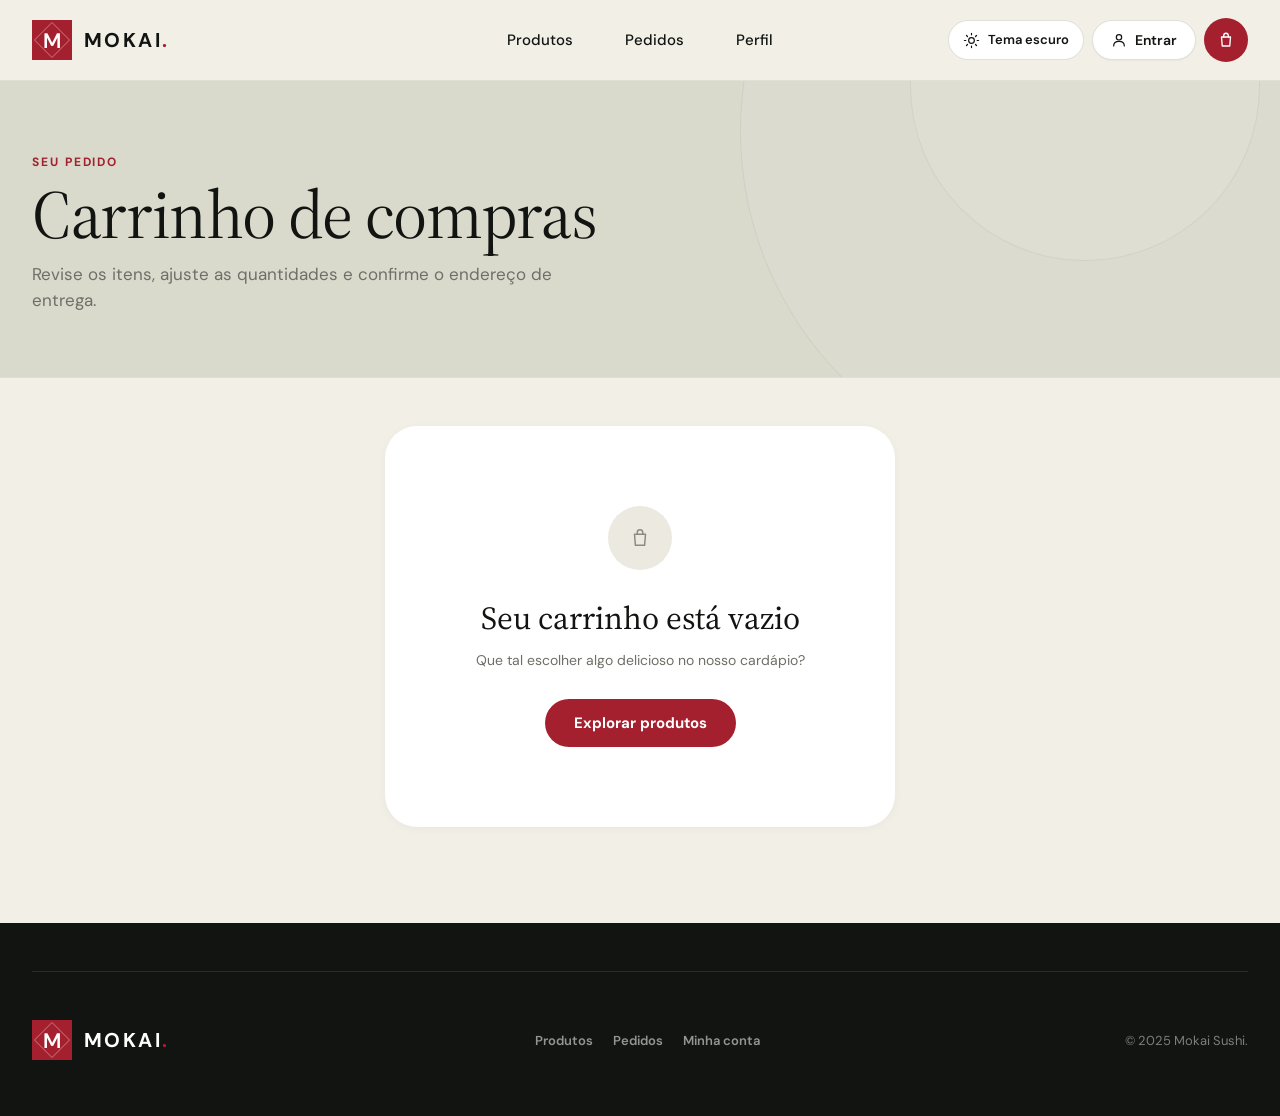
<file: carrinho.html>
<!DOCTYPE html>
<html lang="pt-BR">
<head>
  <meta charset="UTF-8">
  <meta name="viewport" content="width=device-width, initial-scale=1">
  <title>Carrinho · Mokai Sushi</title>
  <meta name="description" content="Precisão no corte. Presença no sabor. Sushi delivery Mokai.">
  <link rel="preconnect" href="https://fonts.googleapis.com">
  <link rel="preconnect" href="https://fonts.gstatic.com" crossorigin>
  <link href="https://fonts.googleapis.com/css2?family=DM+Sans:wght@400;500;600;700&family=Source+Serif+4:opsz,wght@8..60,400;8..60,500;8..60,600&display=swap" rel="stylesheet">
  <link rel="stylesheet" href="styles.css">
</head>
<body data-page="carrinho">

  <!-- ============ HEADER ============ -->
  <header class="header">
    <div class="container header__inner">
      <a href="index.html" class="logo" aria-label="Mokai — início">
        <svg class="logo__mark" viewBox="0 0 40 40" aria-hidden="true">
          <rect width="40" height="40" fill="#a4202e"/>
          <path d="M20 2.5 37.5 20 20 37.5 2.5 20Z" fill="none" stroke="rgba(255,255,255,.4)" stroke-width="1"/>
          <text x="20" y="27.5" text-anchor="middle" font-family="Source Serif 4, serif" font-size="21" font-weight="600" fill="#fff">M</text>
        </svg>
        <span class="logo__text">MOKAI<i>.</i></span>
      </a>

      <nav class="nav" aria-label="Principal">
        <a href="produtos.html" data-nav="produtos">Produtos</a>
        <a href="pedidos.html" data-nav="pedidos">Pedidos</a>
        <a href="perfil.html" data-nav="perfil">Perfil</a>
      </nav>

      <div class="header__actions">
        <button class="theme-toggle" id="themeToggle" type="button" aria-label="Ativar tema escuro" aria-pressed="false" title="Alternar tema">
          <svg class="theme-toggle__sun" viewBox="0 0 24 24" aria-hidden="true"><circle cx="12" cy="12" r="4"/><path d="M12 2v2m0 16v2M4.93 4.93l1.42 1.42m11.3 11.3 1.42 1.42M2 12h2m16 0h2M4.93 19.07l1.42-1.42m11.3-11.3 1.42-1.42"/></svg>
          <svg class="theme-toggle__moon" viewBox="0 0 24 24" aria-hidden="true"><path d="M20.5 14.2A8.5 8.5 0 0 1 9.8 3.5 8.5 8.5 0 1 0 20.5 14.2Z"/></svg>
          <span class="theme-toggle__label">Tema escuro</span>
        </button>
        <button class="btn-pill" id="loginBtn" type="button">
          <svg width="16" height="16" viewBox="0 0 24 24" fill="none" stroke="currentColor" stroke-width="1.8" stroke-linecap="round" stroke-linejoin="round"><circle cx="12" cy="8" r="4"/><path d="M4 21c0-4.4 3.6-7 8-7s8 2.6 8 7"/></svg>
          <span id="loginLabel">Entrar</span>
        </button>
        <a href="carrinho.html" class="cart-btn" id="cartBtn" aria-label="Carrinho">
          <svg width="18" height="18" viewBox="0 0 24 24" fill="none" stroke="currentColor" stroke-width="1.8" stroke-linecap="round" stroke-linejoin="round"><path d="M6 8h12l-1 12H7L6 8Z"/><path d="M9 8V6a3 3 0 0 1 6 0v2"/></svg>
          <span class="cart-count" id="cartCount" hidden>0</span>
        </a>
      </div>
    </div>
  </header>

  <main>
    <section>
      <div class="page-hero">
        <div class="container">
          <p class="eyebrow">Seu pedido</p>
          <h1 class="title title--xl">Carrinho de compras</h1>
          <p class="page-hero__sub">Revise os itens, ajuste as quantidades e confirme o endereço de entrega.</p>
        </div>
      </div>
      <div class="container section section--tight">
        <div class="empty" id="cartEmpty">
          <div class="empty__icon">
            <svg width="22" height="22" viewBox="0 0 24 24" fill="none" stroke="currentColor" stroke-width="1.6" stroke-linecap="round" stroke-linejoin="round"><path d="M6 8h12l-1 12H7L6 8Z"/><path d="M9 8V6a3 3 0 0 1 6 0v2"/></svg>
          </div>
          <h2>Seu carrinho está vazio</h2>
          <p>Que tal escolher algo delicioso no nosso cardápio?</p>
          <a href="produtos.html" class="btn btn--red">Explorar produtos</a>
        </div>

        <div class="cart" id="cartFilled" hidden>
          <div class="cart__items" id="cartItems"></div>
          <aside class="summary">
            <h2>Resumo</h2>
            <div class="summary__row"><span>Subtotal</span><strong id="sumSub">R$ 0,00</strong></div>
            <div class="summary__row"><span>Entrega</span><strong id="sumShip">R$ 0,00</strong></div>
            <div class="free-ship">
              <div class="free-ship__bar"><i id="freeBar"></i></div>
              <small id="freeMsg"></small>
            </div>
            <div class="summary__total"><span>Total</span><strong id="sumTotal">R$ 0,00</strong></div>
            <p class="summary__addr" id="sumAddr"></p>
            <button type="button" class="btn btn--red btn--block" id="checkoutBtn">Finalizar pedido</button>
            <button type="button" class="btn-link" id="clearCart">Esvaziar carrinho</button>
          </aside>
        </div>
      </div>
    </section>
  </main>

  <!-- ============ FOOTER ============ -->
  <footer class="footer">
    <div class="container">
      <div class="footer__inner">
        <a href="index.html" class="logo logo--light" aria-label="Mokai — início">
          <svg class="logo__mark" viewBox="0 0 40 40" aria-hidden="true">
            <rect width="40" height="40" fill="#a4202e"/>
            <path d="M20 2.5 37.5 20 20 37.5 2.5 20Z" fill="none" stroke="rgba(255,255,255,.4)" stroke-width="1"/>
            <text x="20" y="27.5" text-anchor="middle" font-family="Source Serif 4, serif" font-size="21" font-weight="600" fill="#fff">M</text>
          </svg>
          <span class="logo__text">MOKAI<i>.</i></span>
        </a>
        <nav class="footer__nav">
          <a href="produtos.html">Produtos</a>
          <a href="pedidos.html">Pedidos</a>
          <a href="perfil.html">Minha conta</a>
        </nav>
        <p class="footer__copy">© 2025 Mokai Sushi.</p>
      </div>
    </div>
  </footer>

  <!-- ============ MODAL LOGIN ============ -->
  <div class="modal" id="loginModal" hidden>
    <div class="modal__backdrop" data-close></div>
    <div class="modal__card" role="dialog" aria-modal="true" aria-labelledby="modalTitle">
      <button class="modal__close" type="button" data-close aria-label="Fechar">
        <svg width="16" height="16" viewBox="0 0 24 24" fill="none" stroke="currentColor" stroke-width="2" stroke-linecap="round"><path d="M6 6l12 12M18 6 6 18"/></svg>
      </button>
      <p class="eyebrow" id="modalEyebrow">Bem-vindo de volta</p>
      <h2 id="modalTitle">Entrar</h2>
      <form id="loginForm" novalidate>
        <div class="field" id="nameField" hidden><label for="l-nome">Nome</label><input id="l-nome" type="text" placeholder="Seu nome"></div>
        <div class="field"><label for="l-email">E-mail</label><input id="l-email" type="email" placeholder="voce@email.com" autocomplete="email"></div>
        <div class="field"><label for="l-pass">Senha</label><input id="l-pass" type="password" placeholder="Sua senha" autocomplete="current-password"></div>
        <button type="button" class="forgot" id="forgotBtn">Esqueci minha senha</button>
        <p class="form-error" id="loginError" hidden></p>
        <button type="submit" class="btn btn--dark btn--block" id="loginSubmit">Entrar na minha conta</button>
      </form>
      <div class="or"><span>ou</span></div>
      <button type="button" class="btn btn--white btn--block" id="toggleMode">Criar uma conta</button>
    </div>
  </div>

  <div class="toast" id="toast" role="status" aria-live="polite"></div>

  <script src="app.js"></script>
</body>
</html>
</file>
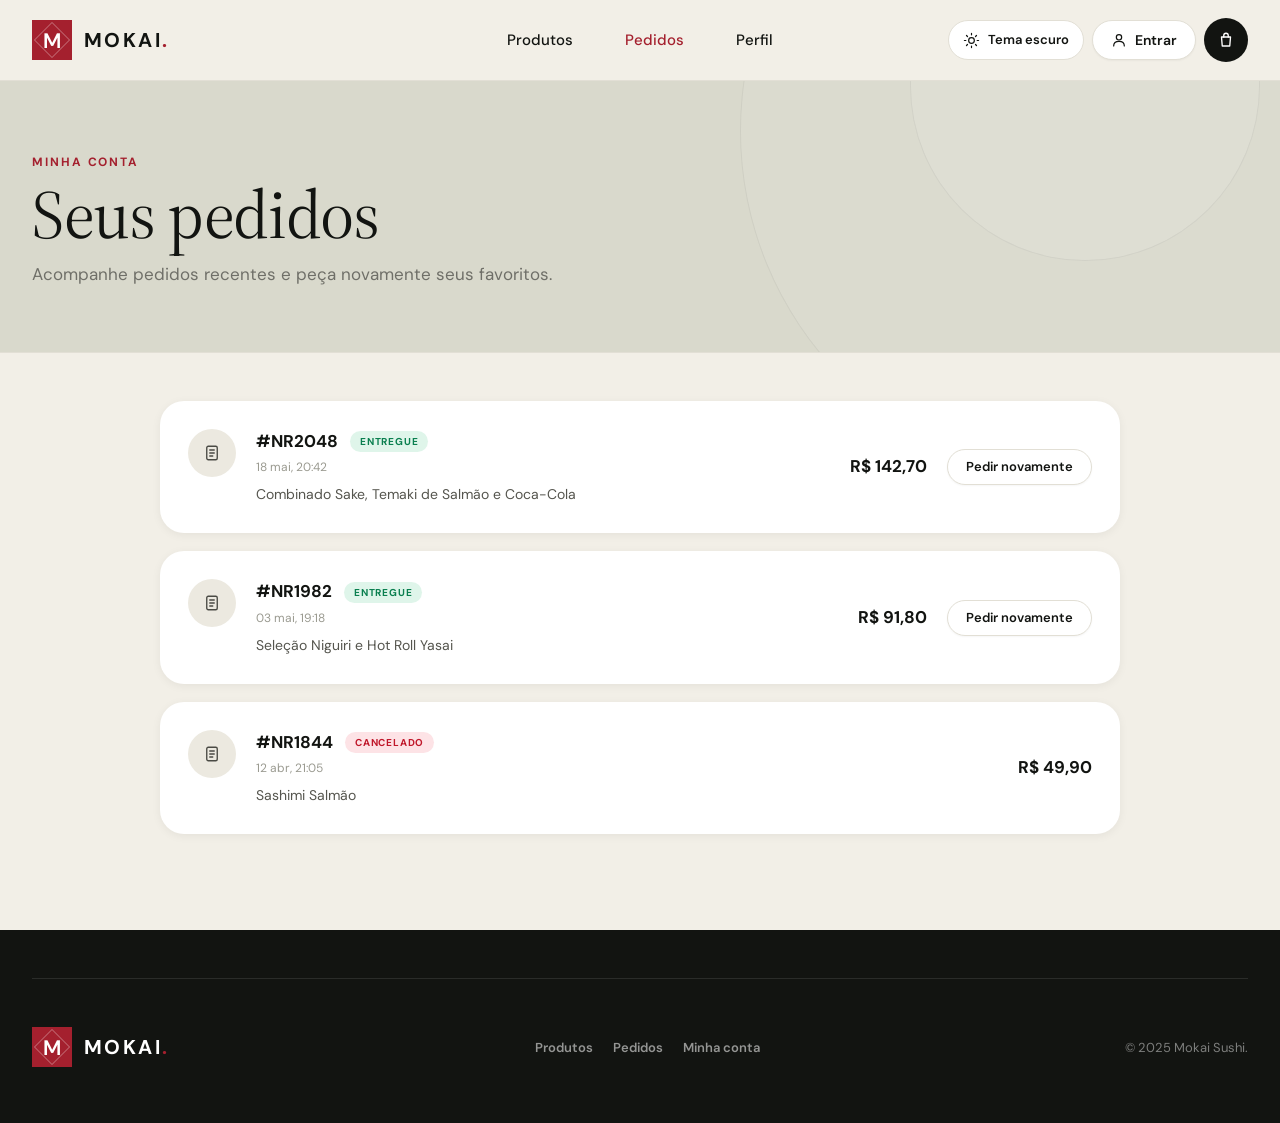
<file: pedidos.html>
<!DOCTYPE html>
<html lang="pt-BR">
<head>
  <meta charset="UTF-8">
  <meta name="viewport" content="width=device-width, initial-scale=1">
  <title>Pedidos · Mokai Sushi</title>
  <meta name="description" content="Precisão no corte. Presença no sabor. Sushi delivery Mokai.">
  <link rel="preconnect" href="https://fonts.googleapis.com">
  <link rel="preconnect" href="https://fonts.gstatic.com" crossorigin>
  <link href="https://fonts.googleapis.com/css2?family=DM+Sans:wght@400;500;600;700&family=Source+Serif+4:opsz,wght@8..60,400;8..60,500;8..60,600&display=swap" rel="stylesheet">
  <link rel="stylesheet" href="styles.css">
</head>
<body data-page="pedidos">

  <!-- ============ HEADER ============ -->
  <header class="header">
    <div class="container header__inner">
      <a href="index.html" class="logo" aria-label="Mokai — início">
        <svg class="logo__mark" viewBox="0 0 40 40" aria-hidden="true">
          <rect width="40" height="40" fill="#a4202e"/>
          <path d="M20 2.5 37.5 20 20 37.5 2.5 20Z" fill="none" stroke="rgba(255,255,255,.4)" stroke-width="1"/>
          <text x="20" y="27.5" text-anchor="middle" font-family="Source Serif 4, serif" font-size="21" font-weight="600" fill="#fff">M</text>
        </svg>
        <span class="logo__text">MOKAI<i>.</i></span>
      </a>

      <nav class="nav" aria-label="Principal">
        <a href="produtos.html" data-nav="produtos">Produtos</a>
        <a href="pedidos.html" data-nav="pedidos">Pedidos</a>
        <a href="perfil.html" data-nav="perfil">Perfil</a>
      </nav>

      <div class="header__actions">
        <button class="theme-toggle" id="themeToggle" type="button" aria-label="Ativar tema escuro" aria-pressed="false" title="Alternar tema">
          <svg class="theme-toggle__sun" viewBox="0 0 24 24" aria-hidden="true"><circle cx="12" cy="12" r="4"/><path d="M12 2v2m0 16v2M4.93 4.93l1.42 1.42m11.3 11.3 1.42 1.42M2 12h2m16 0h2M4.93 19.07l1.42-1.42m11.3-11.3 1.42-1.42"/></svg>
          <svg class="theme-toggle__moon" viewBox="0 0 24 24" aria-hidden="true"><path d="M20.5 14.2A8.5 8.5 0 0 1 9.8 3.5 8.5 8.5 0 1 0 20.5 14.2Z"/></svg>
          <span class="theme-toggle__label">Tema escuro</span>
        </button>
        <button class="btn-pill" id="loginBtn" type="button">
          <svg width="16" height="16" viewBox="0 0 24 24" fill="none" stroke="currentColor" stroke-width="1.8" stroke-linecap="round" stroke-linejoin="round"><circle cx="12" cy="8" r="4"/><path d="M4 21c0-4.4 3.6-7 8-7s8 2.6 8 7"/></svg>
          <span id="loginLabel">Entrar</span>
        </button>
        <a href="carrinho.html" class="cart-btn" id="cartBtn" aria-label="Carrinho">
          <svg width="18" height="18" viewBox="0 0 24 24" fill="none" stroke="currentColor" stroke-width="1.8" stroke-linecap="round" stroke-linejoin="round"><path d="M6 8h12l-1 12H7L6 8Z"/><path d="M9 8V6a3 3 0 0 1 6 0v2"/></svg>
          <span class="cart-count" id="cartCount" hidden>0</span>
        </a>
      </div>
    </div>
  </header>

  <main>
    <section>
      <div class="page-hero">
        <div class="container">
          <p class="eyebrow">Minha conta</p>
          <h1 class="title title--xl">Seus pedidos</h1>
          <p class="page-hero__sub">Acompanhe pedidos recentes e peça novamente seus favoritos.</p>
        </div>
      </div>
      <div class="container section section--tight">
        <div class="orders" id="ordersList"></div>
      </div>
    </section>
  </main>

  <!-- ============ FOOTER ============ -->
  <footer class="footer">
    <div class="container">
      <div class="footer__inner">
        <a href="index.html" class="logo logo--light" aria-label="Mokai — início">
          <svg class="logo__mark" viewBox="0 0 40 40" aria-hidden="true">
            <rect width="40" height="40" fill="#a4202e"/>
            <path d="M20 2.5 37.5 20 20 37.5 2.5 20Z" fill="none" stroke="rgba(255,255,255,.4)" stroke-width="1"/>
            <text x="20" y="27.5" text-anchor="middle" font-family="Source Serif 4, serif" font-size="21" font-weight="600" fill="#fff">M</text>
          </svg>
          <span class="logo__text">MOKAI<i>.</i></span>
        </a>
        <nav class="footer__nav">
          <a href="produtos.html">Produtos</a>
          <a href="pedidos.html">Pedidos</a>
          <a href="perfil.html">Minha conta</a>
        </nav>
        <p class="footer__copy">© 2025 Mokai Sushi.</p>
      </div>
    </div>
  </footer>

  <!-- ============ MODAL LOGIN ============ -->
  <div class="modal" id="loginModal" hidden>
    <div class="modal__backdrop" data-close></div>
    <div class="modal__card" role="dialog" aria-modal="true" aria-labelledby="modalTitle">
      <button class="modal__close" type="button" data-close aria-label="Fechar">
        <svg width="16" height="16" viewBox="0 0 24 24" fill="none" stroke="currentColor" stroke-width="2" stroke-linecap="round"><path d="M6 6l12 12M18 6 6 18"/></svg>
      </button>
      <p class="eyebrow" id="modalEyebrow">Bem-vindo de volta</p>
      <h2 id="modalTitle">Entrar</h2>
      <form id="loginForm" novalidate>
        <div class="field" id="nameField" hidden><label for="l-nome">Nome</label><input id="l-nome" type="text" placeholder="Seu nome"></div>
        <div class="field"><label for="l-email">E-mail</label><input id="l-email" type="email" placeholder="voce@email.com" autocomplete="email"></div>
        <div class="field"><label for="l-pass">Senha</label><input id="l-pass" type="password" placeholder="Sua senha" autocomplete="current-password"></div>
        <button type="button" class="forgot" id="forgotBtn">Esqueci minha senha</button>
        <p class="form-error" id="loginError" hidden></p>
        <button type="submit" class="btn btn--dark btn--block" id="loginSubmit">Entrar na minha conta</button>
      </form>
      <div class="or"><span>ou</span></div>
      <button type="button" class="btn btn--white btn--block" id="toggleMode">Criar uma conta</button>
    </div>
  </div>

  <div class="toast" id="toast" role="status" aria-live="polite"></div>

  <script src="app.js"></script>
</body>
</html>
</file>
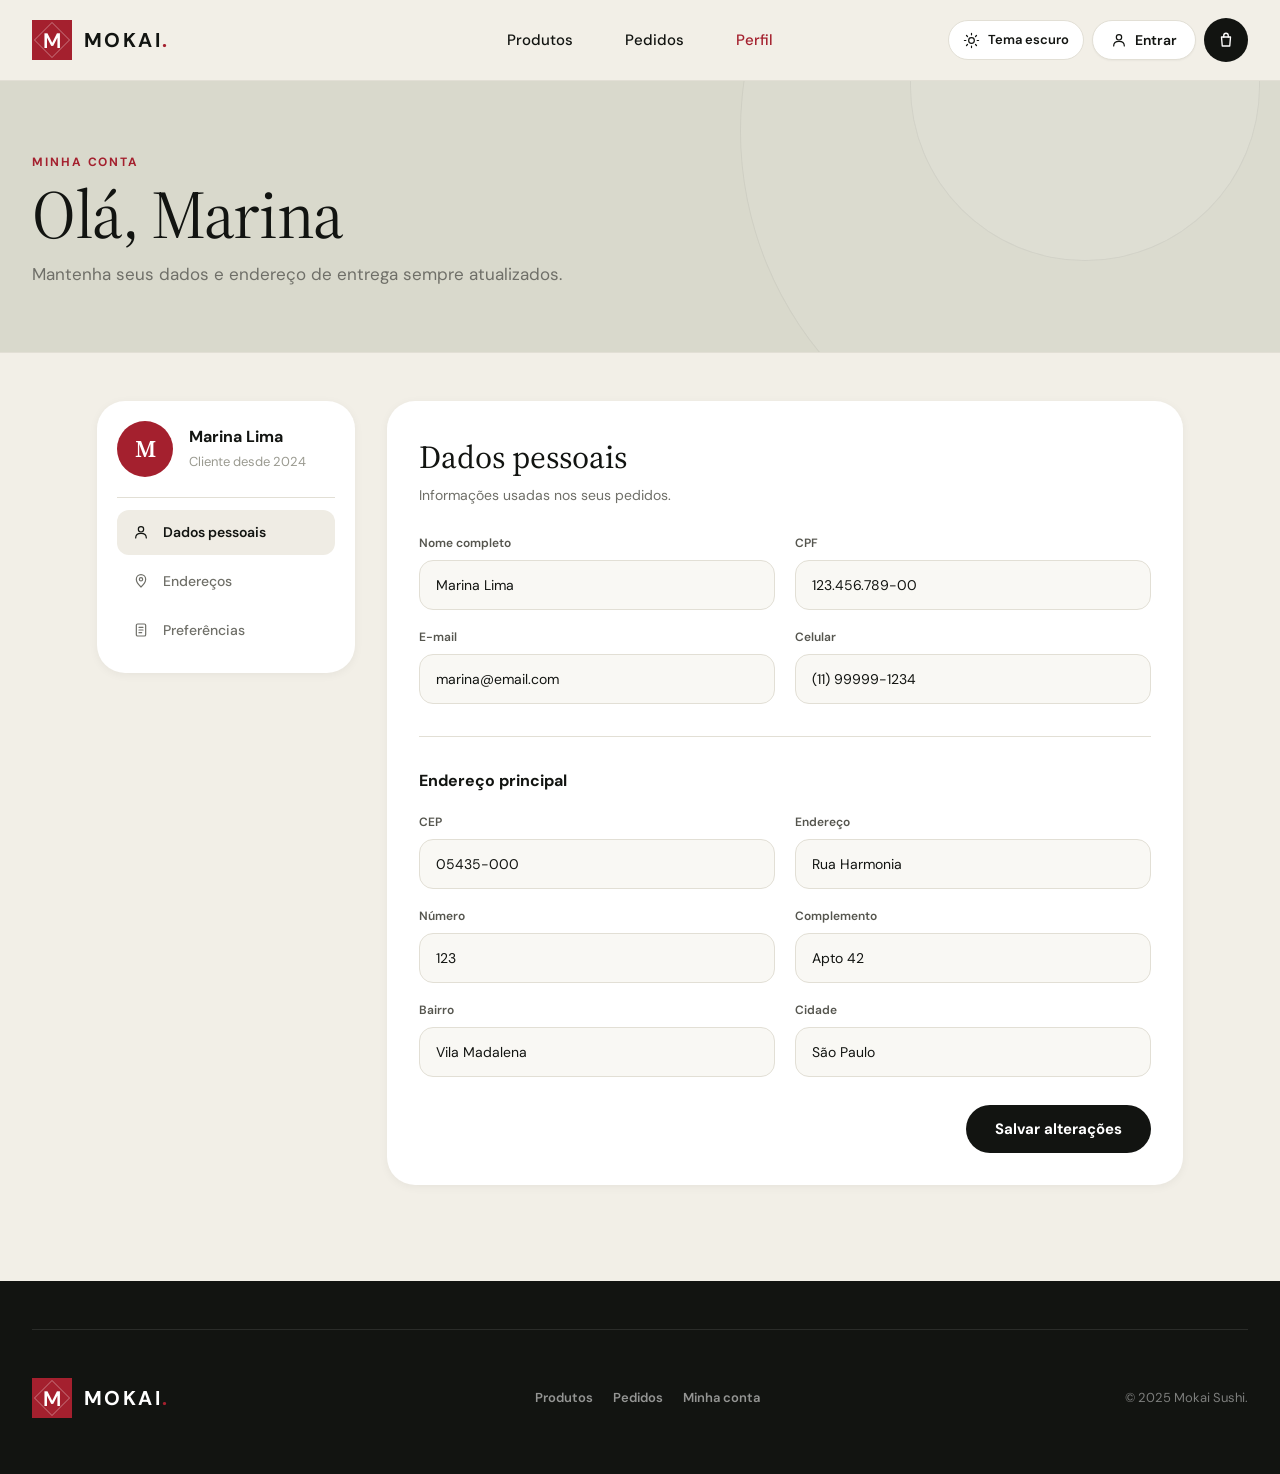
<file: perfil.html>
<!DOCTYPE html>
<html lang="pt-BR">
<head>
  <meta charset="UTF-8">
  <meta name="viewport" content="width=device-width, initial-scale=1">
  <title>Perfil · Mokai Sushi</title>
  <meta name="description" content="Precisão no corte. Presença no sabor. Sushi delivery Mokai.">
  <link rel="preconnect" href="https://fonts.googleapis.com">
  <link rel="preconnect" href="https://fonts.gstatic.com" crossorigin>
  <link href="https://fonts.googleapis.com/css2?family=DM+Sans:wght@400;500;600;700&family=Source+Serif+4:opsz,wght@8..60,400;8..60,500;8..60,600&display=swap" rel="stylesheet">
  <link rel="stylesheet" href="styles.css">
</head>
<body data-page="perfil">

  <!-- ============ HEADER ============ -->
  <header class="header">
    <div class="container header__inner">
      <a href="index.html" class="logo" aria-label="Mokai — início">
        <svg class="logo__mark" viewBox="0 0 40 40" aria-hidden="true">
          <rect width="40" height="40" fill="#a4202e"/>
          <path d="M20 2.5 37.5 20 20 37.5 2.5 20Z" fill="none" stroke="rgba(255,255,255,.4)" stroke-width="1"/>
          <text x="20" y="27.5" text-anchor="middle" font-family="Source Serif 4, serif" font-size="21" font-weight="600" fill="#fff">M</text>
        </svg>
        <span class="logo__text">MOKAI<i>.</i></span>
      </a>

      <nav class="nav" aria-label="Principal">
        <a href="produtos.html" data-nav="produtos">Produtos</a>
        <a href="pedidos.html" data-nav="pedidos">Pedidos</a>
        <a href="perfil.html" data-nav="perfil">Perfil</a>
      </nav>

      <div class="header__actions">
        <button class="theme-toggle" id="themeToggle" type="button" aria-label="Ativar tema escuro" aria-pressed="false" title="Alternar tema">
          <svg class="theme-toggle__sun" viewBox="0 0 24 24" aria-hidden="true"><circle cx="12" cy="12" r="4"/><path d="M12 2v2m0 16v2M4.93 4.93l1.42 1.42m11.3 11.3 1.42 1.42M2 12h2m16 0h2M4.93 19.07l1.42-1.42m11.3-11.3 1.42-1.42"/></svg>
          <svg class="theme-toggle__moon" viewBox="0 0 24 24" aria-hidden="true"><path d="M20.5 14.2A8.5 8.5 0 0 1 9.8 3.5 8.5 8.5 0 1 0 20.5 14.2Z"/></svg>
          <span class="theme-toggle__label">Tema escuro</span>
        </button>
        <button class="btn-pill" id="loginBtn" type="button">
          <svg width="16" height="16" viewBox="0 0 24 24" fill="none" stroke="currentColor" stroke-width="1.8" stroke-linecap="round" stroke-linejoin="round"><circle cx="12" cy="8" r="4"/><path d="M4 21c0-4.4 3.6-7 8-7s8 2.6 8 7"/></svg>
          <span id="loginLabel">Entrar</span>
        </button>
        <a href="carrinho.html" class="cart-btn" id="cartBtn" aria-label="Carrinho">
          <svg width="18" height="18" viewBox="0 0 24 24" fill="none" stroke="currentColor" stroke-width="1.8" stroke-linecap="round" stroke-linejoin="round"><path d="M6 8h12l-1 12H7L6 8Z"/><path d="M9 8V6a3 3 0 0 1 6 0v2"/></svg>
          <span class="cart-count" id="cartCount" hidden>0</span>
        </a>
      </div>
    </div>
  </header>

  <main>
    <section>
      <div class="page-hero">
        <div class="container">
          <p class="eyebrow">Minha conta</p>
          <h1 class="title title--xl">Olá, <span id="helloName">Marina</span></h1>
          <p class="page-hero__sub">Mantenha seus dados e endereço de entrega sempre atualizados.</p>
        </div>
      </div>
      <div class="container section section--tight">
        <div class="profile">
          <aside class="profile__side">
            <div class="profile__user">
              <div class="avatar">M</div>
              <div>
                <strong id="sideName">Marina Lima</strong>
                <small>Cliente desde 2024</small>
              </div>
            </div>
            <div class="profile__tabs">
              <button type="button" class="ptab is-active" data-tab="dados">
                <svg width="16" height="16" viewBox="0 0 24 24" fill="none" stroke="currentColor" stroke-width="1.8" stroke-linecap="round"><circle cx="12" cy="8" r="4"/><path d="M4 21c0-4.4 3.6-7 8-7s8 2.6 8 7"/></svg>
                Dados pessoais
              </button>
              <button type="button" class="ptab" data-tab="enderecos">
                <svg width="16" height="16" viewBox="0 0 24 24" fill="none" stroke="currentColor" stroke-width="1.8" stroke-linecap="round"><path d="M12 21s7-6.2 7-11.5A7 7 0 0 0 5 9.5C5 14.800 12 21 12 21Z"/><circle cx="12" cy="9.500" r="2.500"/></svg>
                Endereços
              </button>
              <button type="button" class="ptab" data-tab="preferencias">
                <svg width="16" height="16" viewBox="0 0 24 24" fill="none" stroke="currentColor" stroke-width="1.8" stroke-linecap="round" stroke-linejoin="round"><rect x="5" y="3" width="14" height="18" rx="2"/><path d="M9 8h6M9 12h6M9 16h4"/></svg>
                Preferências
              </button>
            </div>
          </aside>

          <div class="profile__main">
            <!-- Dados pessoais -->
            <form id="profileForm" class="panel is-active" data-panel="dados" novalidate>
              <h2 class="panel__title">Dados pessoais</h2>
              <p class="panel__sub">Informações usadas nos seus pedidos.</p>
              <div class="form-grid">
                <div class="field"><label for="f-nome">Nome completo</label><input id="f-nome" name="nome" value="Marina Lima"></div>
                <div class="field"><label for="f-cpf">CPF</label><input id="f-cpf" name="cpf" value="123.456.789-00" inputmode="numeric" maxlength="14"></div>
                <div class="field"><label for="f-email">E-mail</label><input id="f-email" name="email" type="email" value="marina@email.com"></div>
                <div class="field"><label for="f-cel">Celular</label><input id="f-cel" name="cel" value="(11) 99999-1234" inputmode="tel" maxlength="15"></div>
              </div>
              <hr>
              <h3 class="panel__h3">Endereço principal</h3>
              <div class="form-grid">
                <div class="field"><label for="f-cep">CEP</label><input id="f-cep" name="cep" value="05435-000" inputmode="numeric" maxlength="9"></div>
                <div class="field"><label for="f-end">Endereço</label><input id="f-end" name="end" value="Rua Harmonia"></div>
                <div class="field"><label for="f-num">Número</label><input id="f-num" name="num" value="123"></div>
                <div class="field"><label for="f-comp">Complemento</label><input id="f-comp" name="comp" value="Apto 42"></div>
                <div class="field"><label for="f-bairro">Bairro</label><input id="f-bairro" name="bairro" value="Vila Madalena"></div>
                <div class="field"><label for="f-cidade">Cidade</label><input id="f-cidade" name="cidade" value="São Paulo"></div>
              </div>
              <div class="form-actions"><button type="submit" class="btn btn--dark">Salvar alterações</button></div>
            </form>

            <!-- Endereços -->
            <div class="panel" data-panel="enderecos">
              <h2 class="panel__title">Endereços</h2>
              <p class="panel__sub">Locais cadastrados para entrega.</p>
              <div class="address-card">
                <div>
                  <span class="badge badge--ok">Principal</span>
                  <p id="addrLine" class="address-card__line"></p>
                  <small id="addrCity"></small>
                </div>
                <button type="button" class="btn-pill btn-pill--sm" id="editAddr">Editar</button>
              </div>
            </div>

            <!-- Preferências -->
            <div class="panel" data-panel="preferencias">
              <h2 class="panel__title">Preferências</h2>
              <p class="panel__sub">Escolha como quer receber novidades e atualizações.</p>
              <div class="prefs">
                <label class="pref"><input type="checkbox" data-pref="status" checked><span><strong>Status do pedido</strong><small>Avisos por mensagem a cada etapa da entrega.</small></span></label>
                <label class="pref"><input type="checkbox" data-pref="promos" checked><span><strong>Promoções</strong><small>Ofertas e cupons exclusivos por e-mail.</small></span></label>
                <label class="pref"><input type="checkbox" data-pref="novidades"><span><strong>Novidades do cardápio</strong><small>Seja o primeiro a saber dos lançamentos.</small></span></label>
                <label class="pref"><input type="checkbox" data-pref="talheres" checked><span><strong>Sem hashi descartável</strong><small>Ajude a reduzir o desperdício nas entregas.</small></span></label>
              </div>
            </div>
          </div>
        </div>
      </div>
    </section>
  </main>

  <!-- ============ FOOTER ============ -->
  <footer class="footer">
    <div class="container">
      <div class="footer__inner">
        <a href="index.html" class="logo logo--light" aria-label="Mokai — início">
          <svg class="logo__mark" viewBox="0 0 40 40" aria-hidden="true">
            <rect width="40" height="40" fill="#a4202e"/>
            <path d="M20 2.5 37.5 20 20 37.5 2.5 20Z" fill="none" stroke="rgba(255,255,255,.4)" stroke-width="1"/>
            <text x="20" y="27.5" text-anchor="middle" font-family="Source Serif 4, serif" font-size="21" font-weight="600" fill="#fff">M</text>
          </svg>
          <span class="logo__text">MOKAI<i>.</i></span>
        </a>
        <nav class="footer__nav">
          <a href="produtos.html">Produtos</a>
          <a href="pedidos.html">Pedidos</a>
          <a href="perfil.html">Minha conta</a>
        </nav>
        <p class="footer__copy">© 2025 Mokai Sushi.</p>
      </div>
    </div>
  </footer>

  <!-- ============ MODAL LOGIN ============ -->
  <div class="modal" id="loginModal" hidden>
    <div class="modal__backdrop" data-close></div>
    <div class="modal__card" role="dialog" aria-modal="true" aria-labelledby="modalTitle">
      <button class="modal__close" type="button" data-close aria-label="Fechar">
        <svg width="16" height="16" viewBox="0 0 24 24" fill="none" stroke="currentColor" stroke-width="2" stroke-linecap="round"><path d="M6 6l12 12M18 6 6 18"/></svg>
      </button>
      <p class="eyebrow" id="modalEyebrow">Bem-vindo de volta</p>
      <h2 id="modalTitle">Entrar</h2>
      <form id="loginForm" novalidate>
        <div class="field" id="nameField" hidden><label for="l-nome">Nome</label><input id="l-nome" type="text" placeholder="Seu nome"></div>
        <div class="field"><label for="l-email">E-mail</label><input id="l-email" type="email" placeholder="voce@email.com" autocomplete="email"></div>
        <div class="field"><label for="l-pass">Senha</label><input id="l-pass" type="password" placeholder="Sua senha" autocomplete="current-password"></div>
        <button type="button" class="forgot" id="forgotBtn">Esqueci minha senha</button>
        <p class="form-error" id="loginError" hidden></p>
        <button type="submit" class="btn btn--dark btn--block" id="loginSubmit">Entrar na minha conta</button>
      </form>
      <div class="or"><span>ou</span></div>
      <button type="button" class="btn btn--white btn--block" id="toggleMode">Criar uma conta</button>
    </div>
  </div>

  <div class="toast" id="toast" role="status" aria-live="polite"></div>

  <script src="app.js"></script>
</body>
</html>
</file>
<file: styles.css>
:root {
  --bg: #f2efe7;
  --bg-soft: #d9d9cc;
  --card: #ffffff;
  --ink: #121411;
  --muted: #6f6f68;
  --line: #e2dfd5;
  --red: #a4202e;
  --red-dark: #8a1a26;
  --forest: #1f241d;
  --olive: #3a4232;
  --sage: #b9c29a;
  --radius-lg: 32px;
  --radius-md: 20px;
  --font-sans: "DM Sans", system-ui, -apple-system, "Segoe UI", sans-serif;
  --font-serif: "Source Serif 4", Georgia, "Times New Roman", serif;
}

*, *::before, *::after { 
  box-sizing: border-box; 
}

html { 
  scroll-behavior: smooth; 
}

body {
  margin: 0;
  font-family: var(--font-sans);
  background: var(--bg);
  color: var(--ink);
  line-height: 1.5;
  -webkit-font-smoothing: antialiased;
}

img, svg { 
  display: block; 
  max-width: 100%; 
}

a { 
  color: inherit;
  text-decoration: none; 
}

button, input { 
  font: inherit; 
  color: inherit; 
}

button { 
  cursor: pointer; 
}

[hidden] { display: none !important; }

:focus-visible { 
  outline: 2px solid var(--red); 
  outline-offset: 3px; 
  border-radius: 8px; 
}

.container { 
  width: min(1216px, calc(100% - 48px)); 
  margin-inline: auto; 
}

.header {
  position: sticky; 
  top: 0; 
  z-index: 40;
  background: var(--bg);
  border-bottom: 1px solid var(--line);
}

.header__inner {
  display: grid; 
  grid-template-columns: 1fr auto 1fr; 
  align-items: center;
  height: 80px;
}

.logo { 
  display: inline-flex; 
  align-items: center; 
  gap: 12px; 
  justify-self: start; 
}

.logo__mark { 
  width: 40px; 
  height: 40px; 
}

.logo__text { 
  font-weight: 700; 
  font-size: 20px; 
  letter-spacing: .12em; 
}

.logo__text i { 
  color: var(--red); 
  font-style: normal; 
}

.logo--light .logo__text { 
  color: #fff; 
}

.nav { 
  display: flex; 
  gap: 40px; 
  font-weight: 500; 
  font-size: 15px; 
}

.nav a { 
  padding: 4px 6px; 
  border-radius: 6px; 
  transition: color .2s; 
}

.nav a:hover, .nav a.is-active { 
  color: var(--red); 
}

.header__actions { 
  display: flex; 
  align-items: center; 
  gap: 8px; 
  justify-self: end; 
}

.btn-pill {
  display: inline-flex; 
  align-items: center; 
  gap: 8px;
  height: 40px; 
  padding: 0 18px;
  background: #fff; 
  border: 1px solid var(--line); 
  border-radius: 999px;
  font-weight: 600; 
  font-size: 14px;
  box-shadow: 0 1px 2px rgba(0,0,0,.04);
  transition: transform .15s, box-shadow .15s;
}

.btn-pill:hover { 
  transform: translateY(-1px); 
  box-shadow: 0 4px 12px rgba(0,0,0,.08); 
}

.btn-pill--sm { 
  height: 36px; 
  font-size: 13px; 
}

.cart-btn {
  position: relative; 
  width: 44px; 
  height: 44px; 
  border-radius: 50%;
  display: grid; 
  place-items: center;
  background: var(--ink); 
  color: #fff;
  transition: background .2s, transform .15s;
}

.cart-btn:hover { 
  transform: scale(1.06); 
}

.cart-btn.is-active {
  background: var(--red); 
}

.cart-count {
  position: absolute; 
  top: -4px; 
  right: -4px;
  min-width: 20px; 
  height: 20px; 
  padding: 0 5px;
  display: grid; 
  place-items: center;
  background: var(--red); 
  color: #fff; 
  border: 2px solid var(--bg);
  border-radius: 999px; 
  font-size: 11px; 
  font-weight: 700;
}
.cart-btn.is-active .cart-count { 
  background: var(--ink); 
}

.btn {
  display: inline-flex; 
  align-items: center; 
  justify-content: center;
  height: 52px;
  padding: 0 28px; 
  border: 1px solid transparent;
  border-radius: 999px; 
  font-weight: 700; 
  font-size: 15px;
  transition: transform .15s, background .2s, box-shadow .2s;
}

.btn:hover { 
  transform: translateY(-1px); 
}

.btn--red { 
  background: var(--red); 
  color: #fff; 
}

.btn--red:hover { 
  background: var(--red-dark); 
}

.btn--dark { 
  background: var(--ink); 
  color: #fff; 
}
.btn--white { 
  background: #fff; 
  border-color: var(--line); 
  color: var(--ink); 
}
.btn--block { 
  width: 100%; 
}

.btn-link { 
  background: none; 
  border: 0; 
  color: var(--muted); 
  font-size: 13px; 
  text-decoration: underline; 
  padding: 8px; 
  width: 100%; 
}

.hero {
  position: relative;
  margin-top: 32px; 
  min-height: 562px;
  border-radius: var(--radius-lg); 
  overflow: hidden; 
  color: #fff;
  display: flex; 
  align-items: center;
  background: url("images/fundo.jpg") center / cover no-repeat, linear-gradient(120deg, #0b0b0b 0%, #3a2418 55%, #b5652f 100%);
}

.hero::before {
  content: ""; 
  position: absolute; 
  inset: 0;
  background: linear-gradient(90deg, rgba(0,0,0,.92) 0%, rgba(0,0,0,.72) 38%, rgba(0,0,0,.3) 100%);
}

.hero__content { 
  position: relative; 
  padding: 48px 80px; 
  max-width: 700px; 
}

.hero__tag {
  display: inline-flex; 
  align-items: center;
  gap: 10px;
  padding: 8px 16px; 
  border-radius: 999px;
  background: rgba(58,66,50,.9); 
  border: 1px solid rgba(185,194,154,.35);
  font-size: 12px; 
  font-weight: 700; 
  letter-spacing: .12em; 
  text-transform: uppercase;
}

.hero__tag i { 
  width: 20px; 
  height: 1px; 
  background: var(--sage); 
}

.hero h1 {
  font-family: var(--font-serif); font-weight: 400;
  font-size: clamp(44px, 6vw, 76px); line-height: 1; letter-spacing: -.02em;
  margin: 24px 0 24px; max-width: 540px;
}
.hero p { font-size: 18px; color: rgba(255,255,255,.78); max-width: 500px; margin: 0 0 32px; }
.hero__cta { display: flex; align-items: center; gap: 24px; flex-wrap: wrap; }
.hero__time { display: inline-flex; align-items: center; gap: 8px; font-size: 14px; font-weight: 600; }
.hero__kanji {
  position: absolute; top: 24px; right: 24px;
  width: 56px; height: 56px; display: grid; place-items: center;
  background: var(--red); color: #fff; font-family: var(--font-serif); font-size: 26px;
  border: 1px solid rgba(255,255,255,.2);
}
.hero__promo {
  position: absolute; right: 0; bottom: 24px; margin-right: 24px;
  padding: 18px 24px; border-radius: 18px;
  background: rgba(31,36,29,.92); border: 1px solid rgba(255,255,255,.1);
  backdrop-filter: blur(6px);
}
.hero__promo small { display: block; font-size: 10px; letter-spacing: .14em; text-transform: uppercase; color: var(--sage); font-weight: 700; margin-bottom: 2px; }
.hero__promo strong { font-size: 15px; }

.section { padding: 80px 0 40px; }
.section--tight { padding: 48px 0 96px; }
.section__head { display: flex; justify-content: space-between; align-items: flex-end; gap: 24px; margin-bottom: 32px; }
.eyebrow { margin: 0 0 8px; font-size: 12px; font-weight: 700; letter-spacing: .16em; text-transform: uppercase; color: var(--red); }
.eyebrow--green { color: var(--sage); }
.title { font-family: var(--font-serif); font-weight: 400; font-size: clamp(34px, 4vw, 48px); line-height: 1.05; letter-spacing: -.01em; margin: 0; }
.title--xl { font-size: clamp(44px, 6vw, 68px); letter-spacing: -.02em; }
.link-arrow { display: inline-flex; align-items: center; gap: 6px; font-weight: 700; font-size: 14px; padding-bottom: 4px; border-bottom: 1px solid var(--line); transition: color .2s, border-color .2s; }
.link-arrow:hover { color: var(--red); border-color: var(--red); }

.grid { display: grid; grid-template-columns: repeat(3, 1fr); gap: 32px 20px; }
.card__media {
  position: relative; aspect-ratio: 392 / 294; border-radius: 28px; overflow: hidden;
  background-size: cover; background-position: center; background-color: #1a1a1a;
}
.card__media::after { content: ""; position: absolute; inset: 0; background: linear-gradient(180deg, transparent 60%, rgba(0,0,0,.25)); pointer-events: none; }
.card__media { transition: transform .35s ease; }
.card:hover .card__media { transform: scale(1.015); }
.tag {
  position: absolute; top: 16px; left: 16px; z-index: 2;
  background: var(--bg); color: var(--ink);
  padding: 6px 12px; border-radius: 999px;
  font-size: 10px; font-weight: 700; letter-spacing: .12em; text-transform: uppercase;
}
.add {
  position: absolute; right: 12px; bottom: 12px; z-index: 2;
  width: 48px; height: 48px; border-radius: 50%; border: 0;
  background: #fff; display: grid; place-items: center;
  box-shadow: 0 4px 14px rgba(0,0,0,.2);
  transition: transform .15s, background .2s, color .2s;
}
.add:hover { background: var(--red); color: #fff; transform: scale(1.08); }
.add:active { transform: scale(.94); }
.card__row { display: flex; justify-content: space-between; align-items: baseline; gap: 12px; margin-top: 18px; }
.card__row h3 { margin: 0; font-size: 18px; font-weight: 600; }
.card__row strong { font-size: 16px; font-weight: 700; white-space: nowrap; }
.card p { margin: 8px 0 0; font-size: 14px; color: var(--muted); }

.kitchen-wrap { background: var(--bg-soft); padding: 80px 0; margin-top: 80px; }
.kitchen {
  position: relative; width: min(1280px, calc(100% - 48px)); margin-inline: auto;
  display: grid; grid-template-columns: 1fr 1fr; align-items: center; gap: 48px;
  background: var(--forest); color: #fff; border-radius: 40px; padding: 64px; overflow: hidden;
}
.kitchen::before, .kitchen::after {
  content: ""; position: absolute; width: 1px; height: 400px;
  background: rgba(164,32,46,.25); transform: rotate(28deg); top: -60px; right: 22%;
}
.kitchen::after { background: rgba(255,255,255,.08); right: 50%; top: auto; bottom: -120px; transform: rotate(-30deg); }
.kitchen__text { position: relative; z-index: 1; max-width: 440px; }
.kitchen h2 { font-family: var(--font-serif); font-weight: 400; font-size: clamp(34px, 4vw, 48px); line-height: 1.1; margin: 0 0 20px; }
.kitchen p:not(.eyebrow) { color: rgba(255,255,255,.65); margin: 0; font-size: 16px; }
.kitchen__img {
  position: relative; z-index: 1; aspect-ratio: 556 / 320; border-radius: 24px;
  background: url("images/cozinha.jpg") center / cover no-repeat, linear-gradient(135deg, #0c1a1c, #351b12 70%, #d46a2a);
}

.page-hero {
  position: relative; overflow: hidden;
  background: var(--bg-soft); border-bottom: 1px solid var(--line);
  padding: 72px 0 64px;
}
.page-hero::before, .page-hero::after {
  content: ""; position: absolute; border-radius: 50%; pointer-events: none;
  border: 1px solid rgba(0,0,0,.06);
}
.page-hero::before { width: 700px; height: 700px; right: -160px; top: -300px; background: rgba(255,255,255,.07); }
.page-hero::after { width: 350px; height: 350px; right: 20px; top: -170px; background: rgba(255,255,255,.1); }
.page-hero .container { position: relative; z-index: 1; }
.page-hero .title { margin-bottom: 12px; }
.page-hero__sub { margin: 0; color: var(--muted); font-size: 17px; max-width: 560px; }

.toolbar { display: flex; justify-content: space-between; align-items: center; gap: 20px; flex-wrap: wrap; margin-bottom: 28px; }
.chips { display: flex; gap: 10px; flex-wrap: wrap; }
.chip {
  height: 46px; padding: 0 24px; border-radius: 999px;
  background: #fff; border: 1px solid var(--line);
  font-weight: 600; font-size: 14px; color: #4a4a44;
  transition: background .2s, color .2s, border-color .2s;
}
.chip:hover { border-color: #c9c5b8; }
.chip.is-active { background: var(--ink); color: #fff; border-color: var(--ink); }
.search {
  display: flex; align-items: center; gap: 10px; width: 288px; height: 50px; padding: 0 20px;
  background: #fff; border: 1px solid var(--line); border-radius: 999px; color: var(--muted);
}
.search:focus-within { border-color: var(--ink); }
.search input { border: 0; outline: 0; background: transparent; width: 100%; font-size: 14px; color: var(--ink); }
.count { font-size: 12px; font-weight: 700; letter-spacing: .14em; text-transform: uppercase; color: #8b8b82; margin: 0 0 24px; }
.empty-msg { text-align: center; color: var(--muted); padding: 48px 0; }

.orders { max-width: 960px; margin-inline: auto; display: flex; flex-direction: column; gap: 18px; }
.order {
  display: grid; grid-template-columns: auto 1fr auto; gap: 20px; align-items: center;
  background: #fff; border-radius: 24px; padding: 28px;
  box-shadow: 0 2px 10px rgba(0,0,0,.06);
}

.order__icon { width: 48px; height: 48px; border-radius: 50%; background: #ece9e0; display: grid; place-items: center; color: #4a4a44; align-self: start; }

.order__head { display: flex; align-items: center; gap: 12px; flex-wrap: wrap; }

.order__head strong { font-size: 17px; font-weight: 700; }

.order__date { font-size: 12px; color: #9a9a90; margin: 4px 0 8px; }

.order__desc { margin: 0; font-size: 14px; color: #55554e; }

.order__side { display: flex; align-items: center; gap: 20px; }

.order__total { font-size: 17px; font-weight: 700; white-space: nowrap; }

.badge { display: inline-block; padding: 3px 10px; border-radius: 999px; font-size: 10px; font-weight: 700; letter-spacing: .08em; text-transform: uppercase; }

.badge--ok { background: #dff5ea; color: #0a7f4f; }

.badge--cancel { background: #fde3e6; color: #c0182b; }

.badge--prep { background: #fff0d4; color: #a86400; }

.profile { display: grid; grid-template-columns: 258px 1fr; gap: 32px; max-width: 1086px; margin-inline: auto; align-items: start; }

.profile__side, .profile__main { background: #fff; border-radius: 28px; box-shadow: 0 2px 10px rgba(0,0,0,.05); }

.profile__side { padding: 20px; }

.profile__user { display: flex; align-items: center; gap: 16px; padding-bottom: 20px; border-bottom: 1px solid var(--line); margin-bottom: 12px; }

.avatar { 
  width: 56px; 
  height: 56px; 
  border-radius: 50%; 
  background: var(--red); 
  color: #fff; 
  display: grid; 
  place-items: center; 
  font-family: var(--font-serif); 
  font-size: 24px; font-weight: 600; flex-shrink: 0; }

.profile__user strong { 
  display: block; 
  font-size: 16px; 
}

.profile__user small { 
  color: #9a9a90; 
  font-size: 13px; 
}

.profile__tabs { 
  display: flex; 
  flex-direction: column; 
  gap: 4px; 
}

.ptab { 
  display: flex; 
  align-items: center;
  gap: 14px; 
  padding: 12px 16px; 
  border: 0; 
  background: transparent; 
  border-radius: 12px; 
  font-size: 14px; 
  font-weight: 500; 
  color: var(--muted); 
  text-align: left; 
  transition: background .2s, color .2s; 
}

.ptab:hover { 
  background: #f6f4ee; 
}

.ptab.is-active { 
  background: #efece4; 
  color: var(--ink); 
  font-weight: 600; 
}

.profile__main { 
  padding: 32px; 
  min-height: 400px; 
}

.panel {
  display: none; 
}

.panel.is-active { 
  display: block; 
}

.panel__title {
  font-family: var(--font-serif); 
  font-weight: 400; 
  font-size: 32px; 
  margin: 0 0 4px; 
}

.panel__sub { 
  margin: 0 0 28px; 
  color: var(--muted); 
  font-size: 14px; 
}

.panel__h3 { 
  font-size: 16px; 
  font-weight: 700; 
  margin: 0 0 20px; 
}
hr { 
  border: 0; 
  border-top: 1px solid var(--line);
  margin: 32px 0; 
}

.form-grid { 
  display: grid; 
  grid-template-columns: 1fr 1fr; 
  gap: 18px 20px; 
}

.field { 
  display: flex;
  flex-direction: column; 
  gap: 8px; 
  margin-bottom: 0; 
}

.field label { 
  font-size: 12px; 
  font-weight: 600; 
  color: #55554e; 
}

.field input {
  height: 50px; 
  padding: 0 16px; 
  background: #f9f8f4;
  border: 1px solid var(--line); 
  border-radius: 14px; 
  font-size: 14px; 
  outline: 0;
  transition: border-color .2s, box-shadow .2s;
}

.field input::placeholder { 
  color: #a7a79d; 
}

.field input:focus { 
  border-color: var(--ink); 
  box-shadow: 0 0 0 3px rgba(18,20,17,.06); 
  background: #fff; 
}

.form-actions { 
  display: flex; 
  justify-content: flex-end; 
  margin-top: 28px; 
}

.form-actions .btn { 
  height: 48px; 
}

.address-card { 
  display: flex; 
  justify-content: space-between; 
  align-items: center; 
  gap: 16px; 
  padding: 22px 24px; 
  border: 1px solid var(--line); 
  border-radius: 18px; 
  background: #f9f8f4; 
}

.address-card__line { 
  margin: 10px 0 2px; 
  font-weight: 600; 
}

.address-card small { 
  color: var(--muted); 
}

.prefs {
  display: flex; 
  flex-direction: column; 
  gap: 12px; 
}

.pref { 
  display: flex; 
  gap: 16px; 
  align-items: flex-start; 
  padding: 18px 20px; 
  border: 1px solid var(--line); 
  border-radius: 16px; 
  background: #f9f8f4; 
  cursor: pointer; 
}

.pref input { 
  width: 20px; 
  height: 20px;
  accent-color: var(--red); 
  margin-top: 2px; 
  flex-shrink: 0; 
}

.pref strong { 
  display: block; 
  font-size: 15px; 
}

.pref small { 
  color: var(--muted); 
  font-size: 13px; 
}

.empty {
  max-width: 510px; 
  margin-inline: auto; 
  text-align: center;
  background: #fff; 
  border-radius: 32px; 
  padding: 80px 40px;
  box-shadow: 0 2px 10px rgba(0,0,0,.04);
}

.empty__icon { 
  width: 64px; 
  height: 64px; 
  border-radius: 50%; 
  background: #ece9e0; 
  color: #8b8b82; 
  display: grid; 
  place-items: center; 
  margin: 0 auto 24px; 
}

.empty h2 { 
  font-family: var(--font-serif); 
  font-weight: 400; 
  font-size: 32px; 
  margin: 0 0 8px; 
}

.empty p { 
  margin: 0 0 28px; 
  color: var(--muted); 
  font-size: 14px; 
}

.empty .btn { 
  height: 48px; 
}

.cart { 
  display: grid; 
  grid-template-columns: 1fr 360px; 
  gap: 28px; 
  align-items: start; 
  max-width: 1086px; 
  margin-inline: auto; 
}

.cart__items { 
  background: #fff; 
  border-radius: 28px; 
  padding: 8px 28px; 
  box-shadow: 0 2px 10px rgba(0,0,0,.05); 
}

.cart-item { 
  display: grid; 
  grid-template-columns: 88px 1fr auto; 
  gap: 20px; 
  align-items: center; 
  padding: 20px 0; 
  border-bottom: 1px solid var(--line);
}

.cart-item:last-child { 
  border-bottom: 0; 
}

.cart-item__img { 
  width: 88px; 
  height: 88px; 
  border-radius: 18px; 
  background-size: cover; 
  background-position: center; 
  background-color: #1a1a1a; 
}

.cart-item h3 { 
  margin: 0 0 2px; 
  font-size: 16px; 
  font-weight: 600; 
}

.cart-item small { 
  color: var(--muted); 
  font-size: 13px; 
}

.cart-item__side {
  display: flex; 
  flex-direction: column; 
  align-items: flex-end; 
  gap: 10px; 
}

.cart-item__price { 
  font-weight: 700;
}

.qty { 
  display: inline-flex; 
  align-items: center; 
  gap: 4px; 
  padding: 3px; 
  border: 1px solid var(--line); 
  border-radius: 999px; 
  background: #f9f8f4; 
}

.qty button { 
  width: 30px; 
  height: 30px; 
  border-radius: 50%; 
  border: 0; 
  background: #fff; 
  font-size: 16px; 
  line-height: 1; 
  transition: background .2s, color .2s; 
}

.qty button:hover { 
  background: var(--ink);
  color: #fff; 
}

.qty span { 
  min-width: 24px; 
  text-align: center; 
  font-weight: 600; 
  font-size: 14px; 
}

.summary { 
  background: #fff; 
  border-radius: 28px;
  padding: 28px; 
  box-shadow: 0 2px 10px rgba(0,0,0,.05); 
  position: sticky;
  top: 104px; 
}

.summary h2 { 
  font-family: var(--font-serif); 
  font-weight: 400; 
  font-size: 26px; 
  margin: 0 0 18px; 
}

.summary__row { 
  display: flex; 
  justify-content: space-between;
  padding: 8px 0; 
  font-size: 14px; 
  color: #55554e; 
}

.summary__row strong { 
  color: var(--ink); 
}

.free-ship { 
  margin: 12px 0 8px; 
}

.free-ship__bar { 
  height: 6px; 
  background: #ece9e0; 
  border-radius: 999px; 
  overflow: hidden; 
}

.free-ship__bar i { 
  display: block; 
  height: 100%; 
  width: 0; 
  background: var(--red); 
  border-radius: 999px; 
  transition: width .4s ease; 
}

.free-ship small { 
  display: block; 
  margin-top: 8px; 
  font-size: 12px; 
  color: var(--muted); 
}

.summary__total { 
  display: flex; 
  justify-content: space-between; 
  align-items: baseline; 
  border-top: 1px solid var(--line); 
  margin-top: 14px; 
  padding-top: 16px; 
}

.summary__total span { 
  font-weight: 600; 
}

.summary__total strong { 
  font-size: 24px; 
  font-family: var(--font-serif); 
  font-weight: 600; 
}

.summary__addr { 
  font-size: 12px; 
  color: var(--muted); 
  margin: 14px 0 18px; 
}

.footer { 
  background: var(--ink); 
  color: #fff; 
  padding: 48px 0 56px; 
}

.footer__inner { 
  display: flex; 
  justify-content: space-between; 
  align-items: center; 
  gap: 24px; 
  flex-wrap: wrap; 
  border-top: 1px solid rgba(255,255,255,.1); 
  padding-top: 48px; 
}

.footer__nav { 
  display: flex; 
  gap: 20px; 
  font-size: 13px; 
  font-weight: 600; 
  color: rgba(255,255,255,.55); 
}

.footer__nav a:hover { 
  color: #fff; 
}

.footer__copy { 
  margin: 0; 
  font-size: 13px; 
  color: rgba(255,255,255,.45); 
}

.modal { 
  position: fixed; 
  inset: 0; 
  z-index: 100; 
  display: grid; 
  place-items: center; 
  padding: 24px; 
}

.modal__backdrop { 
  position: absolute; 
  inset: 0; 
  background: rgba(18,20,17,.55); 
  backdrop-filter: blur(6px); 
  animation: fade .2s ease; 
}

.modal__card {
  position: relative; 
  width: min(448px, 100%); 
  background: var(--bg); 
  border-radius: 32px; 
  padding: 40px 32px 32px;
  box-shadow: 0 30px 80px rgba(0,0,0,.35); 
  animation: pop .25s ease;
}

.modal__card h2 { 
  font-family: var(--font-serif); 
  font-weight: 400; 
  font-size: 40px; 
  margin: 0 0 24px; 
  line-height: 1.1; 
}

.modal__close { 
  position: absolute; 
  top: 28px; 
  right: 28px; 
  width: 40px; 
  height: 40px; 
  border-radius: 50%; 
  border: 1px solid var(--line); 
  background: #fff; 
  display: grid; 
  place-items: center; 
}

.modal__card form { 
  display: flex; 
  flex-direction: column; 
  gap: 16px; 
}

.forgot { 
  align-self: flex-start; 
  background: none; 
  border: 0; 
  padding: 0; 
  margin-top: -6px; 
  font-size: 12px; 
  font-weight: 700; 
  color: var(--red); 
}

.form-error { 
  margin: 0; 
  font-size: 13px; 
  color: #c0182b; 
}
.modal__card .btn { 
  height: 52px; 
  border-radius: 14px; 
}

.or { 
  display: flex; 
  align-items: center; 
  gap: 16px; 
  margin: 22px 0; 
  color: #9a9a90; 
  font-size: 11px; 
  letter-spacing: .1em; 
  text-transform: uppercase; 
}

.or::before, .or::after { 
  content: ""; 
  flex: 1; 
  height: 1px; 
  background: var(--line); 
}

.toast {
  position: fixed; 
  left: 50%; 
  bottom: 28px; 
  z-index: 120;
  transform: translate(-50%, 24px); 
  opacity: 0; 
  pointer-events: none;
  background: var(--ink); 
  color: #fff; 
  padding: 14px 22px; 
  border-radius: 999px;
  font-size: 14px; 
  font-weight: 500; 
  box-shadow: 0 10px 30px rgba(0,0,0,.25);
  transition: opacity .25s, transform .25s;
}

.toast.is-show { 
  opacity: 1; 
  transform: translate(-50%, 0); 
}

@keyframes fade { from { opacity: 0; } }
@keyframes pop { from { opacity: 0; transform: translateY(12px) scale(.97); } }
section[data-page]:not([hidden]) { animation: fade .3s ease; }

@media (max-width: 1024px) {
  .grid { 
    grid-template-columns: repeat(2, 1fr); 
  }

  .kitchen { 
    grid-template-columns: 1fr; 
    padding: 40px; 
  }

  .cart { 
    grid-template-columns: 1fr; 
  }

  .summary { 
    position: static; 
  }
}

@media (max-width: 760px) {
  .header__inner { 
    grid-template-columns: 1fr auto; 
    height: auto; 
    padding: 12px 0; 
    row-gap: 8px; 
  }

  .nav { 
    grid-column: 1 / -1; 
    grid-row: 2; 
    justify-content: center; 
    gap: 28px; 
  }

  .hero { 
    min-height: 640px; 
    align-items: flex-start; 
  }

  .hero__content { 
    padding: 40px 28px 140px; 
  }

  .hero__promo { 
    left: 20px; 
    right: 20px; 
    margin: 0; 
    bottom: 20px; 
  }

  .section { 
    padding-top: 56px; 
  }

  .section__head { 
    align-items: flex-start; 
    flex-direction: column; 
  }

  .grid { 
    grid-template-columns: 1fr; 
  }

  .search { 
    width: 100%; 
  }

  .order { 
    grid-template-columns: auto 1fr; 
  }

  .order__side { 
    grid-column: 1 / -1; 
    justify-content: space-between; 
  }

  .profile { 
    grid-template-columns: 1fr; 
  }

  .form-grid { 
    grid-template-columns: 1fr; 
  }

  .profile__main { 
    padding: 24px; 
  }

  .cart-item { 
    grid-template-columns: 72px 1fr; 
  }

  .cart-item__img {
    width: 72px; 
    height: 72px; 
  }

  .cart-item__side { 
    grid-column: 1 / -1; 
    flex-direction: row; 
    justify-content: space-between; 
    align-items: center; 
  }

  .kitchen { 
    padding: 28px; 
    border-radius: 28px; 
  }

  .footer__inner { 
    flex-direction: column; 
    align-items: flex-start; 
  }
}

@media (prefers-reduced-motion: reduce) {
  * { animation: none !important; 
    transition: none !important; 
    scroll-behavior: auto !important; }
}

:root[data-theme="dark"] {
  color-scheme: dark;
  --bg: #171816;
  --bg-soft: #22251f;
  --card: #252821;
  --ink: #f2f0e8;
  --muted: #aaa99f;
  --line: #383b33;
  --forest: #10120f;
  --olive: #c0c9a2;
}

:root[data-theme="dark"] body,
:root[data-theme="dark"] .header {
  background: var(--bg);
  color: var(--ink);
}

:root[data-theme="dark"] .btn-pill,
:root[data-theme="dark"] .chip,
:root[data-theme="dark"] .search,
:root[data-theme="dark"] .order,
:root[data-theme="dark"] .profile__side,
:root[data-theme="dark"] .profile__main,
:root[data-theme="dark"] .empty,
:root[data-theme="dark"] .cart__items,
:root[data-theme="dark"] .summary,
:root[data-theme="dark"] .modal__close,
:root[data-theme="dark"] .add,
:root[data-theme="dark"] .qty button {
  background: var(--card);
  color: var(--ink);
  border-color: var(--line);
}

:root[data-theme="dark"] .field input,
:root[data-theme="dark"] .address-card,
:root[data-theme="dark"] .pref,
:root[data-theme="dark"] .qty {
  background: #1d201a;
  color: var(--ink);
  border-color: var(--line);
}

:root[data-theme="dark"] .field label,
:root[data-theme="dark"] .summary__row,
:root[data-theme="dark"] .order__desc,
:root[data-theme="dark"] .chip,
:root[data-theme="dark"] .ptab {
  color: var(--muted);
}

:root[data-theme="dark"] .field input:focus {
  background: #252821;
  border-color: var(--sage);
}

:root[data-theme="dark"] .ptab:hover,
:root[data-theme="dark"] .qty button:hover {
  background: #34382e;
}

:root[data-theme="dark"] .chip.is-active {
  background: var(--red);
  color: #fff;
  border-color: var(--red);
}

:root[data-theme="dark"] .kitchen-wrap {
  background: #1d201a;
}

:root[data-theme="dark"] .page-hero {
  background: #20231d;
  border-color: var(--line);
}

:root[data-theme="dark"] .free-ship__bar,
:root[data-theme="dark"] .empty__icon,
:root[data-theme="dark"] .order__icon {
  background: #363a30;
  color: #d8d8cc;
}

:root[data-theme="dark"] .summary__row strong {
  color: var(--ink);
}

:root[data-theme="dark"] .modal__card {
  background: #20231d;
  color: var(--ink);
}

.theme-toggle {
  display: inline-flex;
  align-items: center;
  justify-content: center;
  gap: 8px;
  min-height: 40px;
  padding: 0 14px;
  border: 1px solid var(--line);
  border-radius: 999px;
  background: var(--card);
  color: var(--ink);
  font-size: 13px;
  font-weight: 600;
  transition: background .2s, border-color .2s, transform .2s;
}

:root[data-theme="dark"] .footer{
  background-color: var(--card);
}

:root[data-theme="dark"] .cart-btn.is-active {
  background: var(--red);
  color: #fff;
}

:root[data-theme="dark"] .cart-btn {
    position: relative;
    width: 44px;
    height: 44px;
    border-radius: 50%;
    display: grid;
    place-items: center;
    background-color:#050504;
    color: #fff;
    transition: background .2s, transform .15s;
}

.theme-toggle:hover {
  transform: translateY(-1px);
  border-color: var(--red);
}

.theme-toggle svg {
  width: 17px;
  height: 17px;
  fill: none;
  stroke: currentColor;
  stroke-width: 1.7;
  stroke-linecap: round;
  stroke-linejoin: round;
}

.theme-toggle__moon,
:root[data-theme="dark"] .theme-toggle__sun {
  display: none;
}

:root[data-theme="dark"] .theme-toggle__moon {
  display: block;
}

@media (max-width: 760px) {
  .header__actions {
    gap: 6px;
  }

  .theme-toggle {
    width: 40px;
    min-width: 40px;
    padding: 0;
  }

  .theme-toggle__label {
    display: none;
  }
}
</file>
